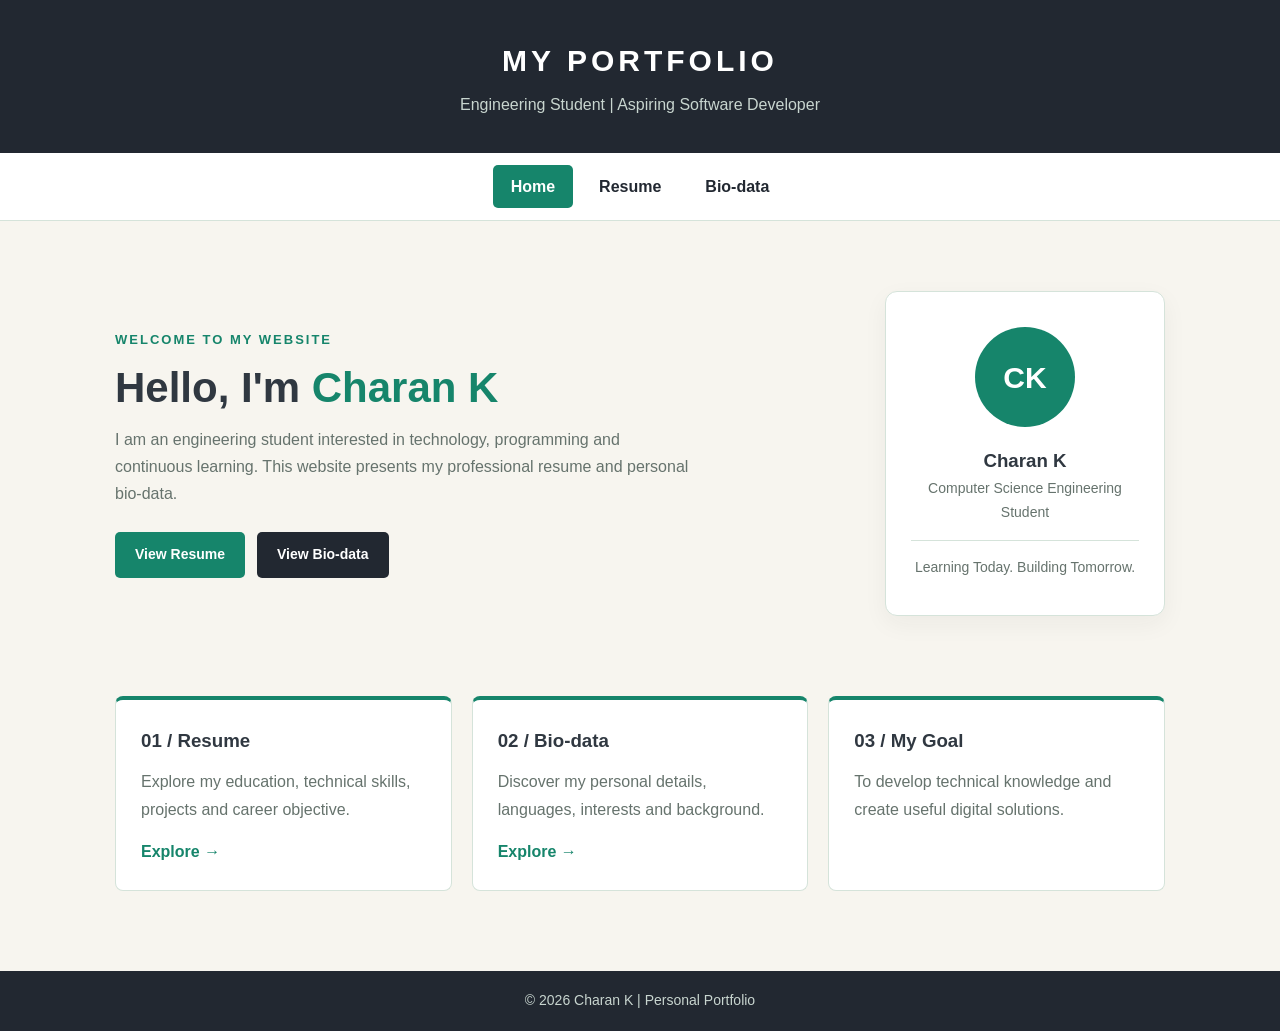
<file: index.html>
<!DOCTYPE html><html lang="en"><head><meta charset="UTF-8"><meta name="viewport" content="width=device-width, initial-scale=1.0"><title>My Portfolio | Home</title><link rel="stylesheet" href="style.css"><script src="https://code.jquery.com/jquery-3.7.1.min.js"></script><script src="script.js" defer></script></head><body>
<header><h1>MY PORTFOLIO</h1><p>Engineering Student | Aspiring Software Developer</p></header>
<nav><a href="index.html" class="active">Home</a><a href="resume.html">Resume</a><a href="biodata.html">Bio-data</a></nav>
<main class="hero"><div class="hero-content"><p class="tag">WELCOME TO MY WEBSITE</p><h2>Hello, I'm <span>Charan K</span></h2><p>I am an engineering student interested in technology, programming and continuous learning. This website presents my professional resume and personal bio-data.</p><div class="buttons"><a href="resume.html" class="btn">View Resume</a><a href="biodata.html" class="btn secondary">View Bio-data</a></div></div><div class="profile-card"><div class="profile-icon">CK</div><h3>Charan K</h3><p>Computer Science Engineering Student</p><hr><p>Learning Today. Building Tomorrow.</p></div></main>
<section class="highlights"><div class="card"><h3>01 / Resume</h3><p>Explore my education, technical skills, projects and career objective.</p><a href="resume.html">Explore →</a></div><div class="card"><h3>02 / Bio-data</h3><p>Discover my personal details, languages, interests and background.</p><a href="biodata.html">Explore →</a></div><div class="card"><h3>03 / My Goal</h3><p>To develop technical knowledge and create useful digital solutions.</p></div></section>
<footer><p>© 2026 Charan K | Personal Portfolio</p></footer></body></html>
</file>
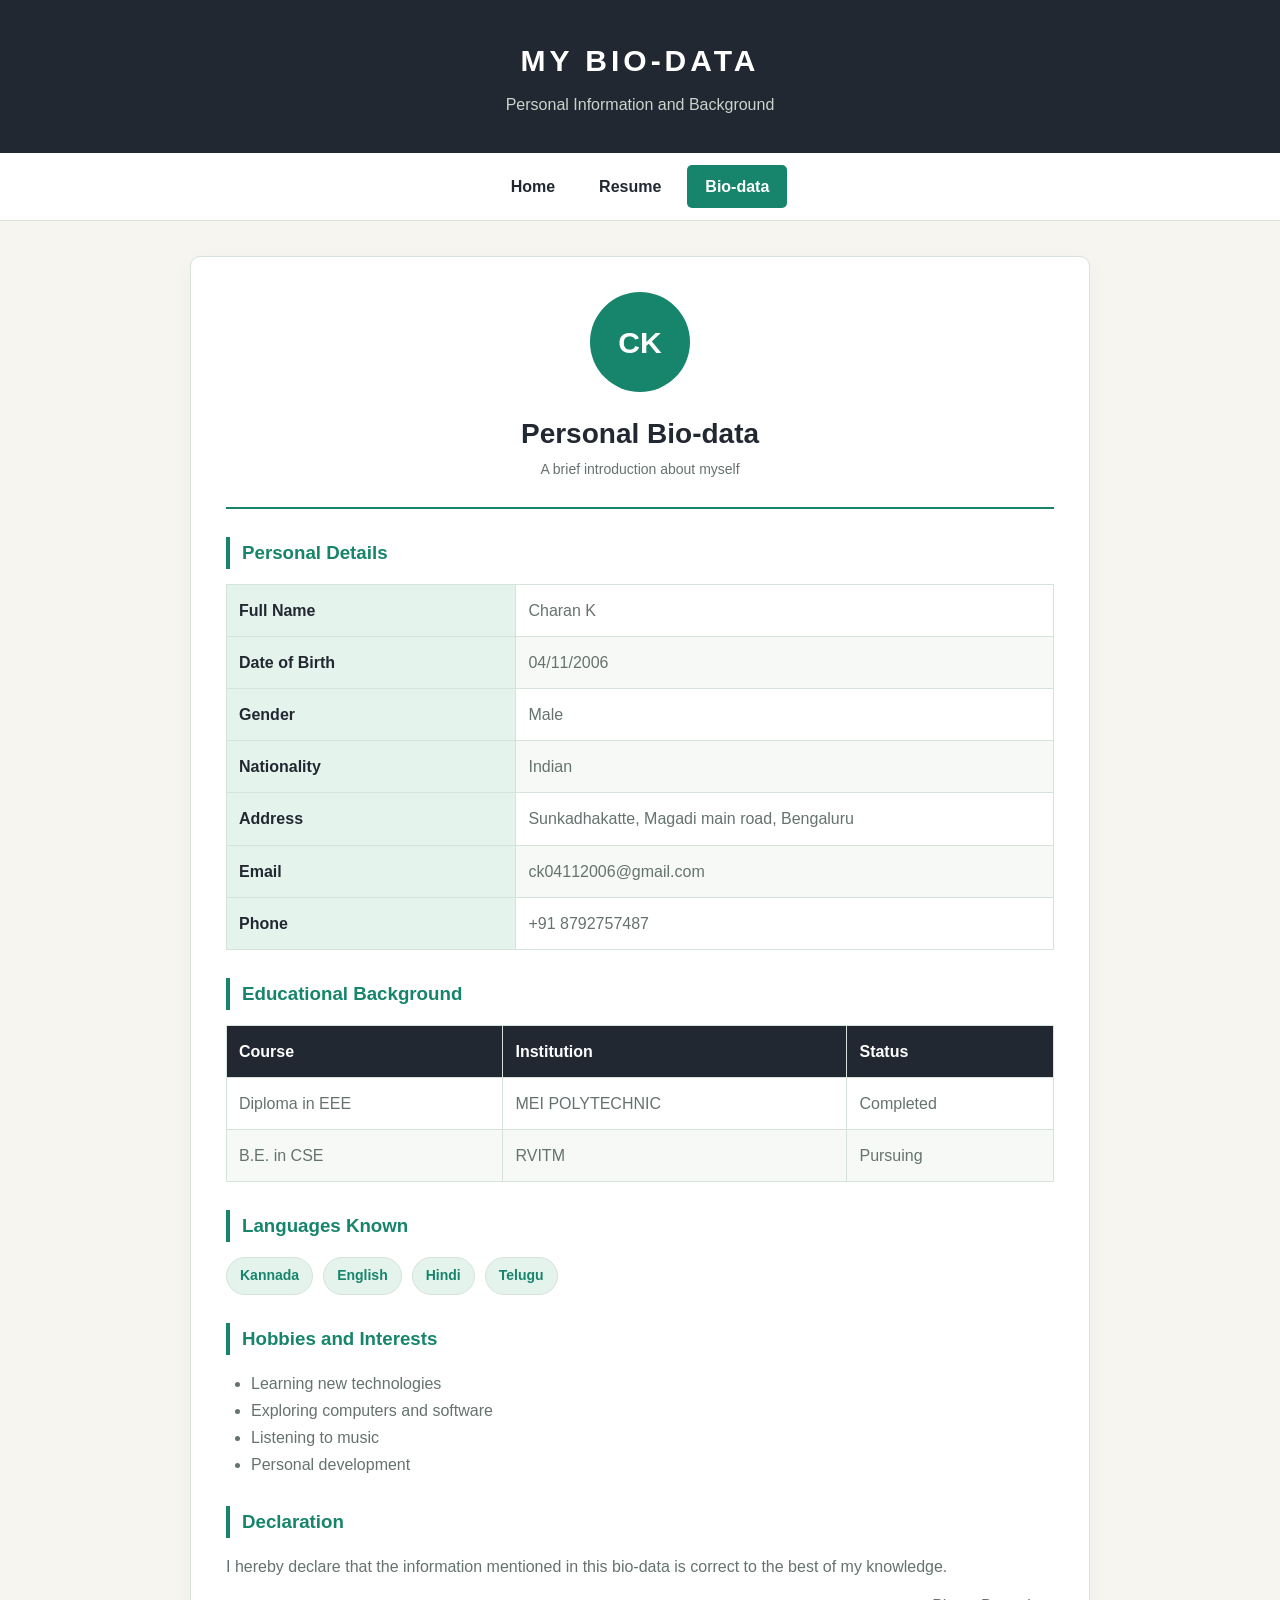
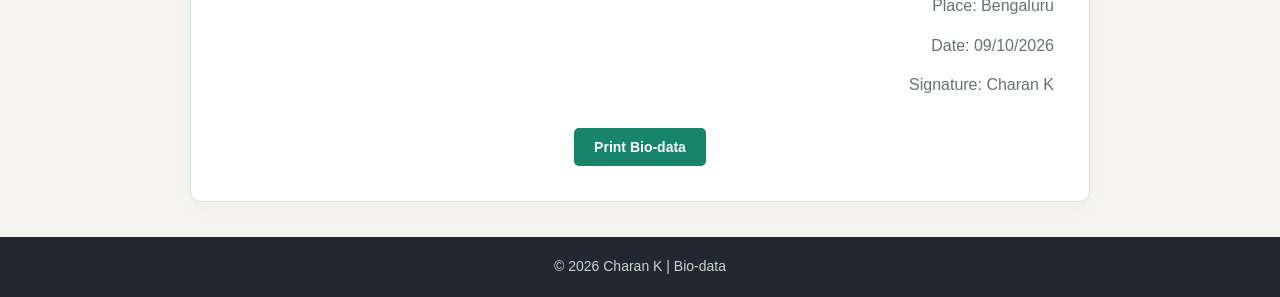
<file: biodata.html>
<!DOCTYPE html><html lang="en"><head><meta charset="UTF-8"><meta name="viewport" content="width=device-width, initial-scale=1.0"><title>My Bio-data</title><link rel="stylesheet" href="style.css"><script src="https://code.jquery.com/jquery-3.7.1.min.js"></script><script src="script.js" defer></script></head><body>
<header><h1>MY BIO-DATA</h1><p>Personal Information and Background</p></header><nav><a href="index.html">Home</a><a href="resume.html">Resume</a><a href="biodata.html" class="active">Bio-data</a></nav>
<main class="document"><div class="biodata-heading"><div class="profile-icon">CK</div><h2>Personal Bio-data</h2><p>A brief introduction about myself</p></div>
<section class="resume-section"><h3>Personal Details</h3><table class="biodata-table"><tbody><tr><th>Full Name</th><td>Charan K</td></tr><tr><th>Date of Birth</th><td>04/11/2006</td></tr><tr><th>Gender</th><td>Male</td></tr><tr><th>Nationality</th><td>Indian</td></tr><tr><th>Address</th><td>Sunkadhakatte, Magadi main road, Bengaluru</td></tr><tr><th>Email</th><td>ck04112006@gmail.com</td></tr><tr><th>Phone</th><td>+91 8792757487</td></tr></tbody></table></section>
<section class="resume-section"><h3>Educational Background</h3><table><thead><tr><th>Course</th><th>Institution</th><th>Status</th></tr></thead><tbody><tr><td>Diploma in EEE</td><td>MEI POLYTECHNIC</td><td>Completed</td></tr><tr><td>B.E. in CSE</td><td>RVITM</td><td>Pursuing</td></tr></tbody></table></section>
<section class="resume-section"><h3>Languages Known</h3><div class="skills"><span>Kannada</span><span>English</span><span>Hindi</span><span>Telugu</span></div></section><section class="resume-section"><h3>Hobbies and Interests</h3><ul><li>Learning new technologies</li><li>Exploring computers and software</li><li>Listening to music</li><li>Personal development</li></ul></section>
<section class="resume-section"><h3>Declaration</h3><p>I hereby declare that the information mentioned in this bio-data is correct to the best of my knowledge.</p><p class="signature">Place: Bengaluru</p><p class="signature">Date: 09/10/2026</p><p class="signature">Signature: Charan K</p></section><div class="center"><button class="btn print-btn" onclick="printPage()">Print Bio-data</button></div></main><footer><p>© 2026 Charan K | Bio-data</p></footer></body></html>
</file>
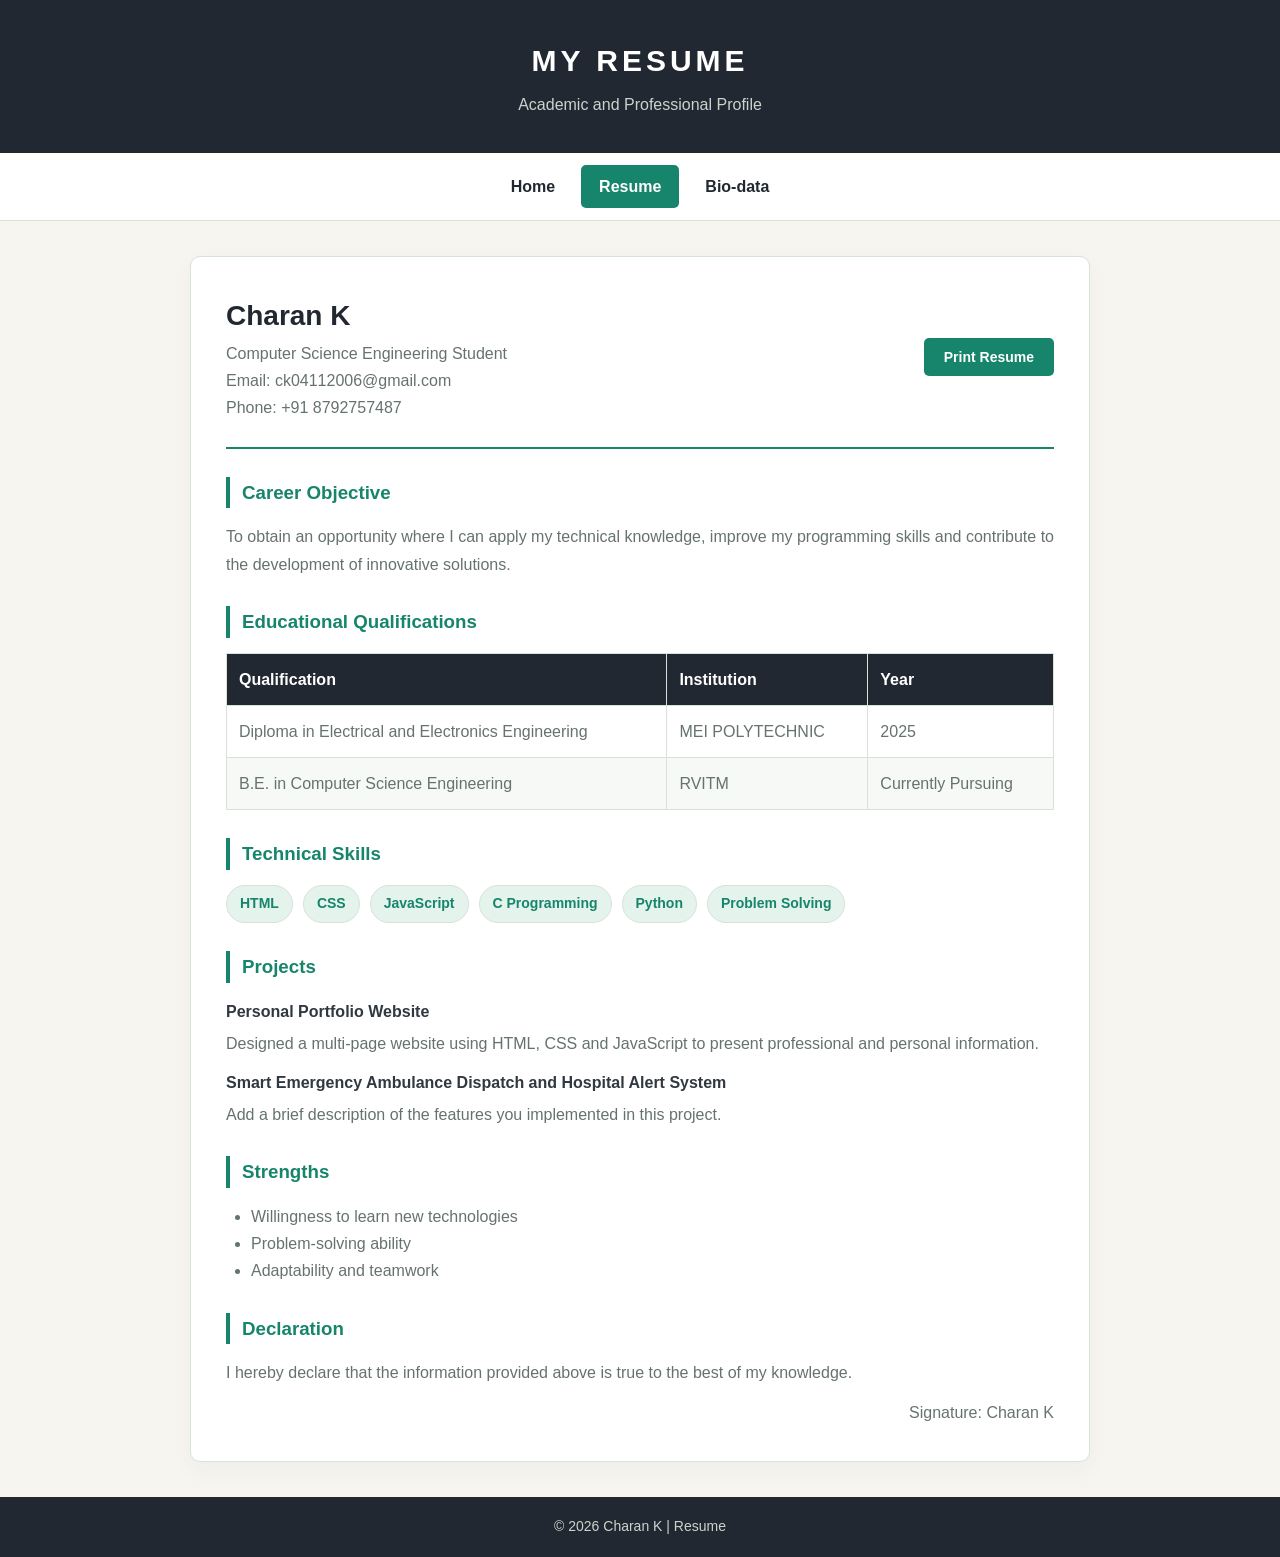
<file: resume.html>
<!DOCTYPE html><html lang="en"><head><meta charset="UTF-8"><meta name="viewport" content="width=device-width, initial-scale=1.0"><title>My Resume</title><link rel="stylesheet" href="style.css"><script src="https://code.jquery.com/jquery-3.7.1.min.js"></script><script src="script.js" defer></script></head><body>
<header><h1>MY RESUME</h1><p>Academic and Professional Profile</p></header><nav><a href="index.html">Home</a><a href="resume.html" class="active">Resume</a><a href="biodata.html">Bio-data</a></nav>
<main class="document"><div class="document-heading"><div><h2>Charan K</h2><p>Computer Science Engineering Student</p><p>Email: ck04112006@gmail.com</p><p>Phone: +91 8792757487</p></div><button class="btn print-btn" onclick="printPage()">Print Resume</button></div>
<section class="resume-section"><h3>Career Objective</h3><p>To obtain an opportunity where I can apply my technical knowledge, improve my programming skills and contribute to the development of innovative solutions.</p></section>
<section class="resume-section"><h3>Educational Qualifications</h3><table><thead><tr><th>Qualification</th><th>Institution</th><th>Year</th></tr></thead><tbody><tr><td>Diploma in Electrical and Electronics Engineering</td><td>MEI POLYTECHNIC</td><td>2025</td></tr><tr><td>B.E. in Computer Science Engineering</td><td>RVITM</td><td>Currently Pursuing</td></tr></tbody></table></section>
<section class="resume-section"><h3>Technical Skills</h3><div class="skills"><span>HTML</span><span>CSS</span><span>JavaScript</span><span>C Programming</span><span>Python</span><span>Problem Solving</span></div></section>
<section class="resume-section"><h3>Projects</h3><h4>Personal Portfolio Website</h4><p>Designed a multi-page website using HTML, CSS and JavaScript to present professional and personal information.</p><h4>Smart Emergency Ambulance Dispatch and Hospital Alert System</h4><p>Add a brief description of the features you implemented in this project.</p></section>
<section class="resume-section"><h3>Strengths</h3><ul><li>Willingness to learn new technologies</li><li>Problem-solving ability</li><li>Adaptability and teamwork</li></ul></section><section class="resume-section"><h3>Declaration</h3><p>I hereby declare that the information provided above is true to the best of my knowledge.</p><p class="signature">Signature: Charan K</p></section></main><footer><p>© 2026 Charan K | Resume</p></footer></body></html>
</file>
<file: style.css>
:root{--bg:#F7F5EF;--dark:#222831;--heading:#303841;--green:#16856B;--white:#FFFFFF;--border:#D5E3DA;--muted:#66736D}*{margin:0;padding:0;box-sizing:border-box}body{font-family:Arial,sans-serif;background:var(--bg);color:var(--heading);line-height:1.7}header{background:var(--dark);color:var(--white);text-align:center;padding:35px 15px}header h1{letter-spacing:4px;font-size:30px}header p{color:#C8D5CF;margin-top:5px}nav{background:var(--white);display:flex;justify-content:center;flex-wrap:wrap;gap:8px;padding:12px;border-bottom:1px solid var(--border)}nav a{color:var(--dark);text-decoration:none;padding:8px 18px;border-radius:5px;font-weight:bold}nav a:hover,nav a.active{background:var(--green);color:var(--white)}.hero{display:flex;align-items:center;justify-content:space-between;gap:40px;max-width:1100px;margin:auto;padding:70px 25px}.hero-content{flex:1}.tag{color:var(--green);font-weight:bold;letter-spacing:2px;font-size:13px}.hero h2{font-size:42px;margin:10px 0;line-height:1.3}.hero h2 span{color:var(--green)}.hero-content>p:not(.tag){max-width:580px;color:var(--muted)}.buttons{display:flex;flex-wrap:wrap;gap:12px;margin-top:25px}.btn{display:inline-block;background:var(--green);color:var(--white);border:none;border-radius:5px;padding:11px 20px;text-decoration:none;font-weight:bold;cursor:pointer;font-size:14px}.btn:hover{opacity:.85}.btn.secondary{background:var(--dark)}.profile-card{background:var(--white);padding:35px 25px;text-align:center;border:1px solid var(--border);border-radius:12px;width:280px;box-shadow:0 8px 25px #2228310D}.profile-icon{display:flex;align-items:center;justify-content:center;width:100px;height:100px;border-radius:50%;margin:0 auto 18px;background:var(--green);color:var(--white);font-size:30px;font-weight:bold}.profile-card p,.biodata-heading p{color:var(--muted);font-size:14px}.profile-card hr{border:0;border-top:1px solid var(--border);margin:15px 0}.highlights{display:grid;grid-template-columns:repeat(3,1fr);gap:20px;max-width:1100px;margin:0 auto;padding:10px 25px 60px}.card{background:var(--white);padding:25px;border:1px solid var(--border);border-radius:8px;border-top:4px solid var(--green)}.card h3{margin-bottom:12px}.card p{color:var(--muted);margin-bottom:15px}.card a{color:var(--green);font-weight:bold;text-decoration:none}.document{max-width:900px;margin:35px auto;padding:35px;background:var(--white);border:1px solid var(--border);border-radius:10px;box-shadow:0 8px 25px #2228310A}.document-heading{display:flex;justify-content:space-between;align-items:center;gap:20px;padding-bottom:25px;border-bottom:2px solid var(--green)}.document-heading h2,.biodata-heading h2{font-size:28px;color:var(--dark)}.document-heading p,.biodata-heading p{color:var(--muted)}.resume-section{margin-top:28px}.resume-section h3{color:var(--green);border-left:4px solid var(--green);padding-left:12px;margin-bottom:15px}.resume-section h4{margin:12px 0 5px}.resume-section p,.resume-section li{color:var(--muted)}.resume-section ul{padding-left:25px}table{width:100%;border-collapse:collapse;margin-top:12px}th,td{padding:12px;border:1px solid var(--border);text-align:left}th{background:var(--dark);color:var(--white)}td{color:var(--muted)}tbody tr:nth-child(even){background:#F7F9F6}.skills{display:flex;flex-wrap:wrap;gap:10px}.skills span{background:#E5F3ED;color:var(--green);border:1px solid var(--border);padding:6px 13px;border-radius:20px;font-size:14px;font-weight:bold}.biodata-heading{text-align:center;padding-bottom:25px;border-bottom:2px solid var(--green)}.biodata-table th{width:35%;background:#E5F3ED;color:var(--dark)}.signature{text-align:right;margin-top:12px}.center{text-align:center;margin-top:30px}footer{background:var(--dark);color:#C8D5CF;text-align:center;padding:18px;margin-top:20px;font-size:14px}@media(max-width:700px){.hero{flex-direction:column;align-items:stretch;padding:40px 20px}.hero h2{font-size:32px}.profile-card{width:100%}.highlights{grid-template-columns:1fr;padding:10px 20px 35px}.document{margin:20px 10px;padding:20px 15px}.document-heading{flex-direction:column;align-items:flex-start}table{font-size:13px}th,td{padding:8px 6px;overflow-wrap:anywhere}.print-btn{align-self:flex-start}}@media print{body{background:white}header,nav,footer,.print-btn,.buttons{display:none!important}.document{max-width:100%;margin:0;padding:0;border:none;box-shadow:none}.resume-section{break-inside:avoid}th{print-color-adjust:exact;-webkit-print-color-adjust:exact}}
</file>
